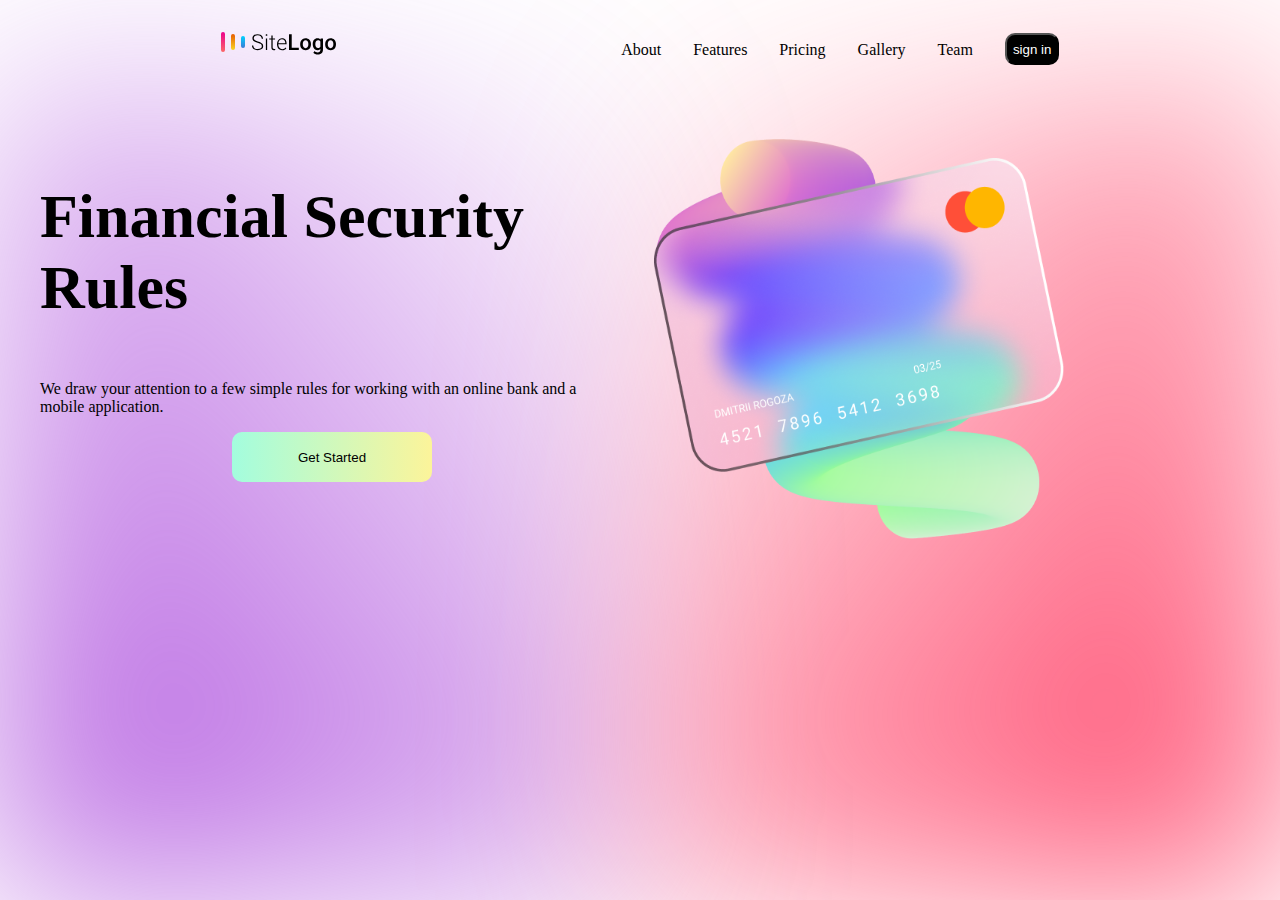
<file: index.html>
<!DOCTYPE html>
<html lang="en">

<head>
    <meta charset="UTF-8">
    <meta name="viewport" content="width=device-width, initial-scale=1.0">
    <link rel="stylesheet" href="style.css" />
    <title>Financial Security Rules</title>
</head>

<body>
   
    <div class="navbar">
        <div class="sitelogo">
            <img src="SiteLogo.svg" alt="">
        </div>
        <div class="nav-items">
            <ul>
                <li>About</li>
                <li>Features</li>
                <li>Pricing</li>
                <li>Gallery</li>
                <li>Team</li>
            </ul>
            <button>sign in</button>
        </div>
        
            
        
    </div>
    <div class="hero">
        <div class="hero-left">
            <h1>Financial Security Rules</h1>
            <p>We draw your attention to a few simple rules for working with an online bank and a mobile application.
            </p>
            <button>Get Started</button>
            <div class="left-g"></div>
        </div>
        <div class="hero-right">
            <img src="Splines.png" alt="">
            <div class="rightpart">
            <img src="glass.png" alt="">
        </div>
        </div>
    </div>
    <div class="purple"></div>
    <div class="pink"></div>
   
</body>

</html>
</file>
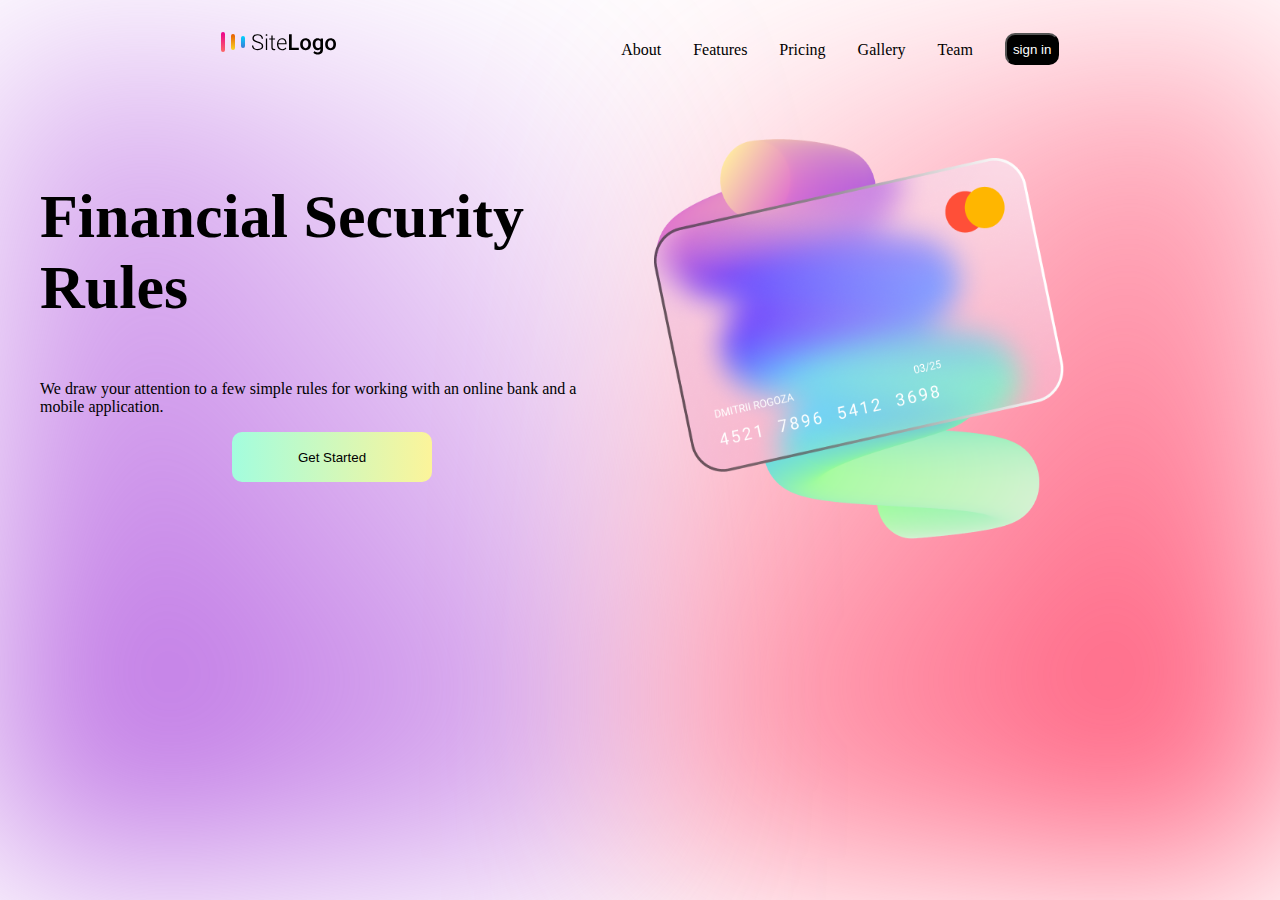
<file: pract.html>
<!DOCTYPE html>
<html lang="en">

<head>
    <meta charset="UTF-8">
    <meta name="viewport" content="width=device-width, initial-scale=1.0">
    <link rel="stylesheet" href="test.css" />
    <title>Financial Security Rules</title>
</head>

<body>
   
    <div class="navbar">
        <div class="sitelogo">
            <img src="SiteLogo.svg" alt="">
        </div>
        <div class="nav-items">
            <ul>
                <li>About</li>
                <li>Features</li>
                <li>Pricing</li>
                <li>Gallery</li>
                <li>Team</li>
            </ul>
            <button>sign in</button>
        </div>
        
            
        
    </div>
    <div class="hero">
        <div class="hero-left">
            <h1>Financial Security Rules</h1>
            <p>We draw your attention to a few simple rules for working with an online bank and a mobile application.
            </p>
            <button>Get Started</button>
            <div class="left-g"></div>
        </div>
        <div class="hero-right">
            <img src="Splines.png" alt="">
            <div class="rightpart">
            <img src="glass.png" alt="">
        </div>
        </div>
    </div>
    <div class="purple"></div>
    <div class="pink"></div>
   
</body>

</html>
</file>
<file: style.css>
body{

    background-repeat: no-repeat;
    }
    
    .purple{
        background-image: linear-gradient(to top right ,rgba(175, 82, 222, 1),transparent);
        position: absolute;
        top: 5rem;
        left: 0px;
        width: 49vw;
        height: 90vh;
        filter: blur(100px);
        z-index: -1;;
    }
    .pink{
        background-image: linear-gradient(to top left ,rgba(255, 55, 95, 1),transparent);
        position: absolute;
        top: 5rem;
        right: 0px;
        width: 50vw;
        height: 90vh;
        filter: blur(100px);
        z-index: -1;
    }
    .navbar{
        display: flex;
        width: 100%;
        max-width: 200rem;
        margin-top: 25px;
        justify-content: space-evenly;
      
      
    }
    .navbar button{
        width: 100%;
        max-width: 140px;
       
        height: 2rem;
        border-radius: 10px;
        background-color: black;
        color: white;
        margin-top: .5rem;
        margin-left: 2rem;
    }
    .sitelogo{
        
        margin-top: 4px;
        width: 100%;
        max-width: 116px;
        height: 100%;
        max-height: 26px;
        
    }
    .nav-items{
        display: flex;
    }
    .nav-items ul{
        display: flex;
       
        
    }
    .nav-items ul li{
        list-style: none;
        margin-left: 2rem;
        font-size: 16px;
        font-style:normal;
    }
    .hero{
        display: flex;
        flex: 1;
        margin-top: 4rem;
        margin-left: 2rem;
        margin-right: 2rem;
        
        
    }
    .hero-left{
        display: flex;
        flex-direction: column;
        flex: 1;
        justify-content: center;
        align-items: center;
       width: 48vw;
       
    
    }
    .hero-left .left-g{
        width: 2rem;
        border-radius: 50%;
        background: radial-gradient(at left bottom,rgb(179, 54, 179),rgb(226, 191, 217));
    }
    .hero-left h1{
        font-size: 62px;
        font-style: bold;
    }
    .hero-left p{
        font-size: 16px;
        font-style: normal;
    }
    .hero-left button{
        width: 100%;
        max-width: 200px;
        height: 50px;
        border-radius: 10px;
        border: none;
        background:linear-gradient( to right,rgb(163, 253, 222),rgb(252, 244, 154));
    }
    .hero-right{
        
        flex: 1;
        margin-left: 2rem;
        position: relative;
        
        background-repeat: no-repeat;
    }
    .hero-right>img{
        position: absolute;
        height: 25rem;
        width: 24rem;
    }
       
    .hero-right .rightpart img{
       width: 26rem;
       height: 20rem;
       rotate: -.05deg;
       position: relative;
       left: -.3rem;
       top: 1rem;
      
       
        
    }
    
    
    @media screen and(max-width:770px){
    .hero-right img{
        width: 10vw;
    }
    .hero-right{
        background-size: 100%;
        width: 27rem;
        height: 21rem;
    }
    .nav-items ul li{
        margin-left: 2vw;
    }
    }
</file>
<file: test.css>
body{

background-repeat: no-repeat;
}

.purple{
    background-image: linear-gradient(to top right ,rgba(175, 82, 222, 1),transparent);
    position: absolute;
    top: 3rem;
    left: -.3rem;
    width: 49vw;
    height: 90vh;
    filter: blur(100px);
    z-index: -1;;
}
.pink{
    background-image: linear-gradient(to top left ,rgba(255, 55, 95, 1),transparent);
    position: absolute;
    top: 3rem;
    right: -.3rem;
    width: 50vw;
    height: 90vh;
    filter: blur(100px);
    z-index: -1;
}
.navbar{
    display: flex;
    width: 100%;
    max-width: 200rem;
    margin-top: 25px;
    justify-content: space-evenly;
  
  
}
.navbar button{
    width: 100%;
    max-width: 140px;
   
    height: 2rem;
    border-radius: 10px;
    background-color: black;
    color: white;
    margin-top: .5rem;
    margin-left: 2rem;
}
.sitelogo{
    
    margin-top: 4px;
    width: 100%;
    max-width: 116px;
    height: 100%;
    max-height: 26px;
    
}
.nav-items{
    display: flex;
}
.nav-items ul{
    display: flex;
   
    
}
.nav-items ul li{
    list-style: none;
    margin-left: 2rem;
    font-size: 16px;
    font-style:normal;
}
.hero{
    display: flex;
    flex: 1;
    margin-top: 4rem;
    margin-left: 2rem;
    margin-right: 2rem;
    
    
}
.hero-left{
    display: flex;
    flex-direction: column;
    flex: 1;
    justify-content: center;
    align-items: center;
   width: 48vw;
   

}
.hero-left .left-g{
    width: 2rem;
    border-radius: 50%;
    background: radial-gradient(at left bottom,rgb(179, 54, 179),rgb(226, 191, 217));
}
.hero-left h1{
    font-size: 62px;
    font-style: bold;
}
.hero-left p{
    font-size: 16px;
    font-style: normal;
}
.hero-left button{
    width: 100%;
    max-width: 200px;
    height: 50px;
    border-radius: 10px;
    border: none;
    background:linear-gradient( to right,rgb(163, 253, 222),rgb(252, 244, 154));
}
.hero-right{
    
    flex: 1;
    margin-left: 2rem;
    position: relative;
    
    background-repeat: no-repeat;
}
.hero-right>img{
    position: absolute;
    height: 25rem;
    width: 24rem;
}
   
.hero-right .rightpart img{
   width: 26rem;
   height: 20rem;
   rotate: -.05deg;
   position: relative;
   left: -.3rem;
   top: 1rem;
  
   
    
}


@media screen and(max-width:770px){
.hero-right img{
    width: 10vw;
}
.hero-right{
    background-size: 100%;
    width: 27rem;
    height: 21rem;
}
.nav-items ul li{
    margin-left: 2vw;
}
}
</file>
